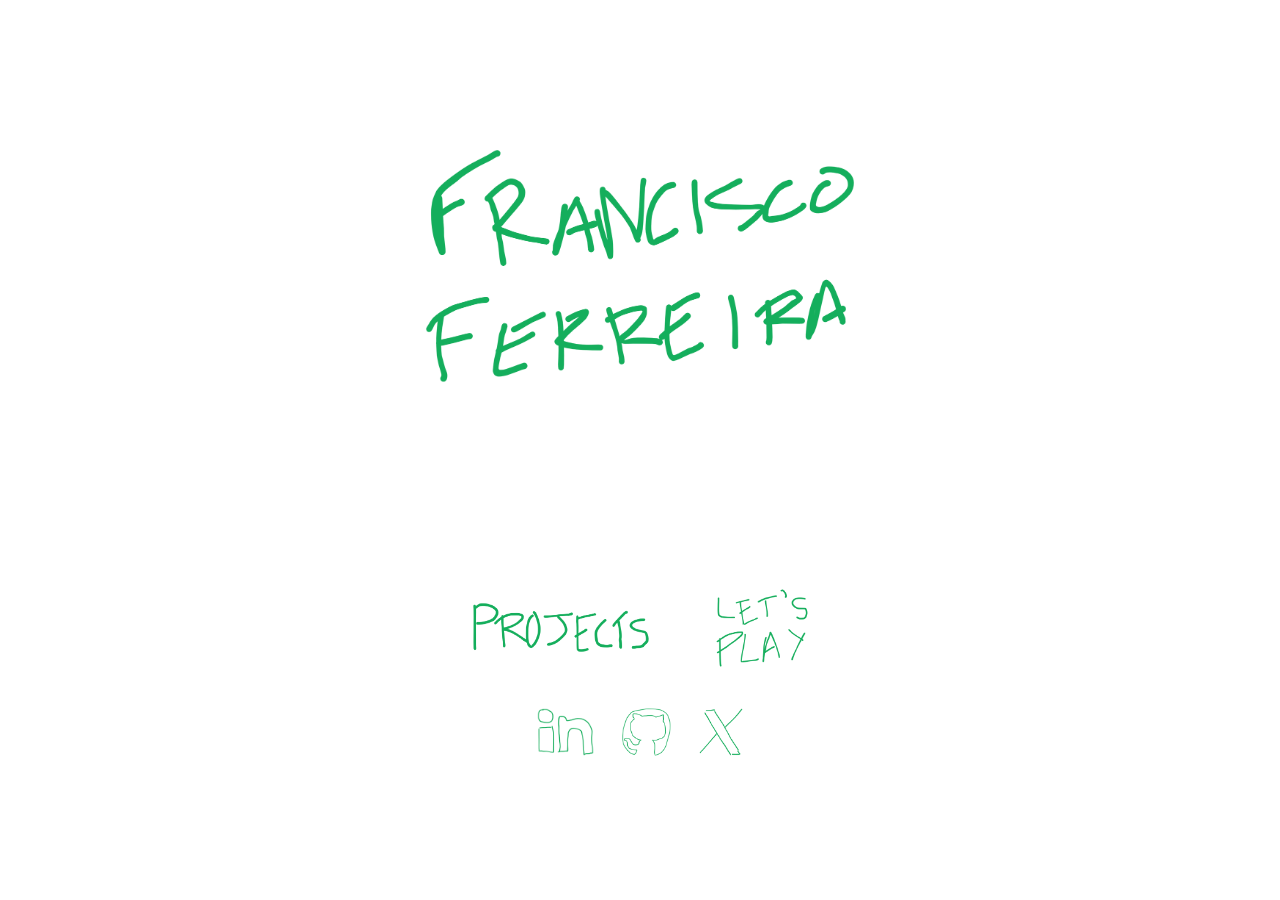
<file: index.html>
<!doctype html>
<html lang="en">
<head>
  <meta charset="utf-8">
  <meta name="viewport" content="width=device-width, initial-scale=1">
  <title>Francisco Ferreira</title>
  <link rel="icon" href="img/FF_logo.png">
  <link rel="stylesheet" href="styles.css">
</head>
<body>

  <a class="logo" href="about.html"><img src="img/FF_logo.png" alt="Francisco Ferreira — about"></a>

  <div class="links">
    <a class="projects-link" href="projects.html"><img src="img/projects.png" alt="Projects"></a>
    <a class="play-link" href="play.html"><img src="img/letsplay.png" alt="Let's play"></a>
  </div>

  <nav class="row socials" aria-label="Social">
    <a href="https://www.linkedin.com/in/francisco-fernandes-ferreira-9a883932b/" target="_blank" rel="noopener"><img src="img/linkedin.png" alt="LinkedIn"></a>
    <a href="https://github.com/franciscomdlferreira" target="_blank" rel="noopener"><img src="img/github.png" alt="GitHub"></a>
    <a href="https://x.com/1of1francisco" target="_blank" rel="noopener"><img src="img/X.png" alt="X"></a>
  </nav>

  <script>
    // on touch screens there's no hover, so flash the glow before going to About
    (function () {
      var logo = document.querySelector(".logo");
      var touch = window.matchMedia("(hover: none)").matches;
      var still = window.matchMedia("(prefers-reduced-motion: reduce)").matches;
      if (!logo || !touch || still) return;
      logo.addEventListener("click", function (e) {
        e.preventDefault();
        logo.classList.add("tapped");
        setTimeout(function () { window.location.href = logo.href; }, 450);
      });
      // coming back with the browser's back button: remove the glow
      window.addEventListener("pageshow", function () { logo.classList.remove("tapped"); });
    })();
  </script>
</body>
</html>
</file>
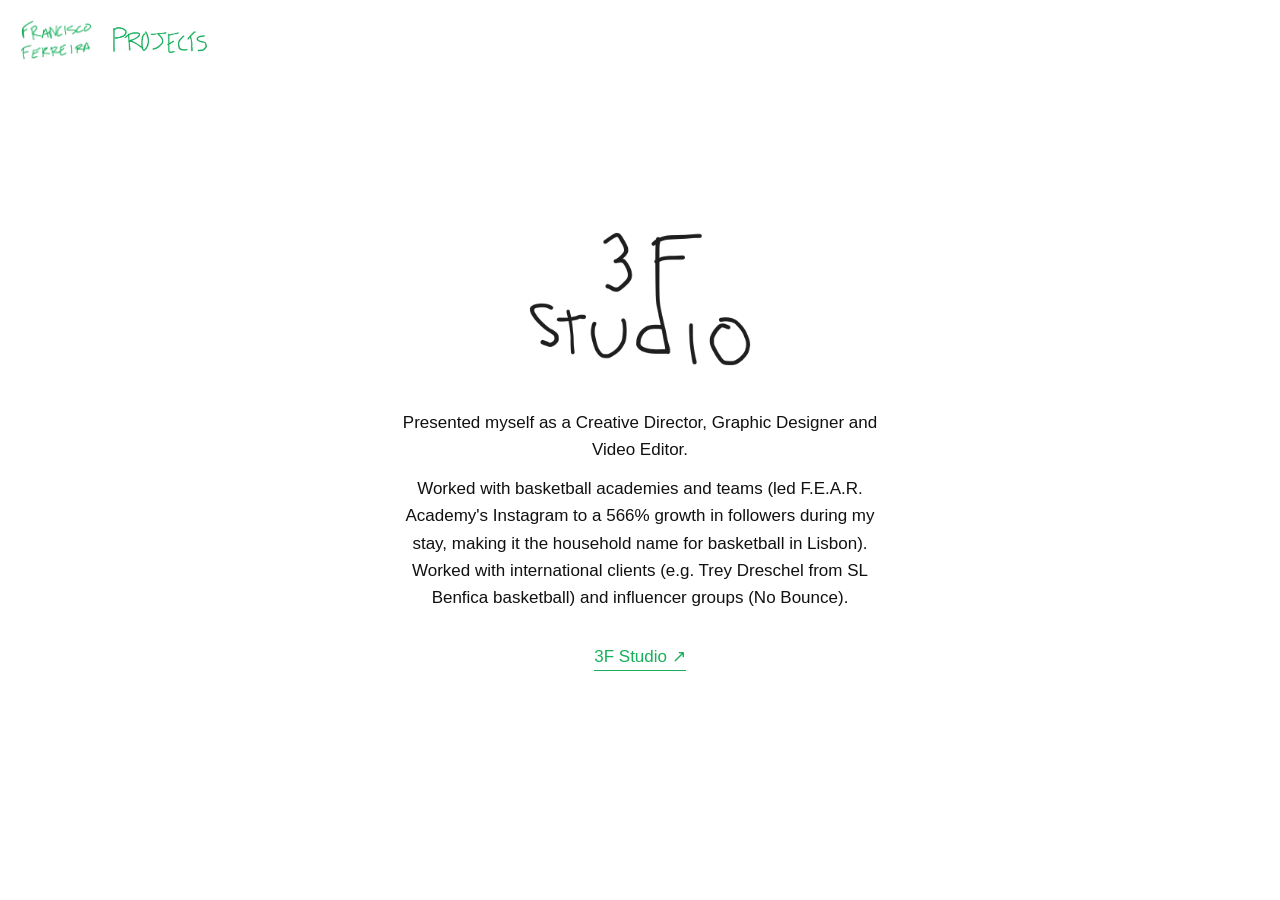
<file: 3fstudio.html>
<!doctype html>
<html lang="en">
<head>
  <meta charset="utf-8">
  <meta name="viewport" content="width=device-width, initial-scale=1">
  <title>3F Studio — Francisco Ferreira</title>
  <link rel="icon" href="img/FF_logo.png">
  <link rel="stylesheet" href="styles.css">
</head>
<body>

  <nav class="crumbs">
    <a class="home" href="index.html"><img src="img/FF_logo.png" alt="Home"></a>
    <a class="back" href="projects.html"><img src="img/projects.png" alt="Projects"></a>
  </nav>

  <main class="project">
    <img src="img/3fstudio.png" alt="3F Studio">
    <p>Presented myself as a Creative Director, Graphic Designer and Video Editor.</p>
    <p>Worked with basketball academies and teams (led F.E.A.R. Academy's Instagram to a 566% growth in followers during my stay, making it the household name for basketball in Lisbon). Worked with international clients (e.g. Trey Dreschel from SL Benfica basketball) and influencer groups (No Bounce).</p>
    <a class="url" href="https://franciscoferreirag5.wixsite.com/3fstudio" target="_blank" rel="noopener">3F Studio ↗</a>
  </main>

</body>
</html>
</file>
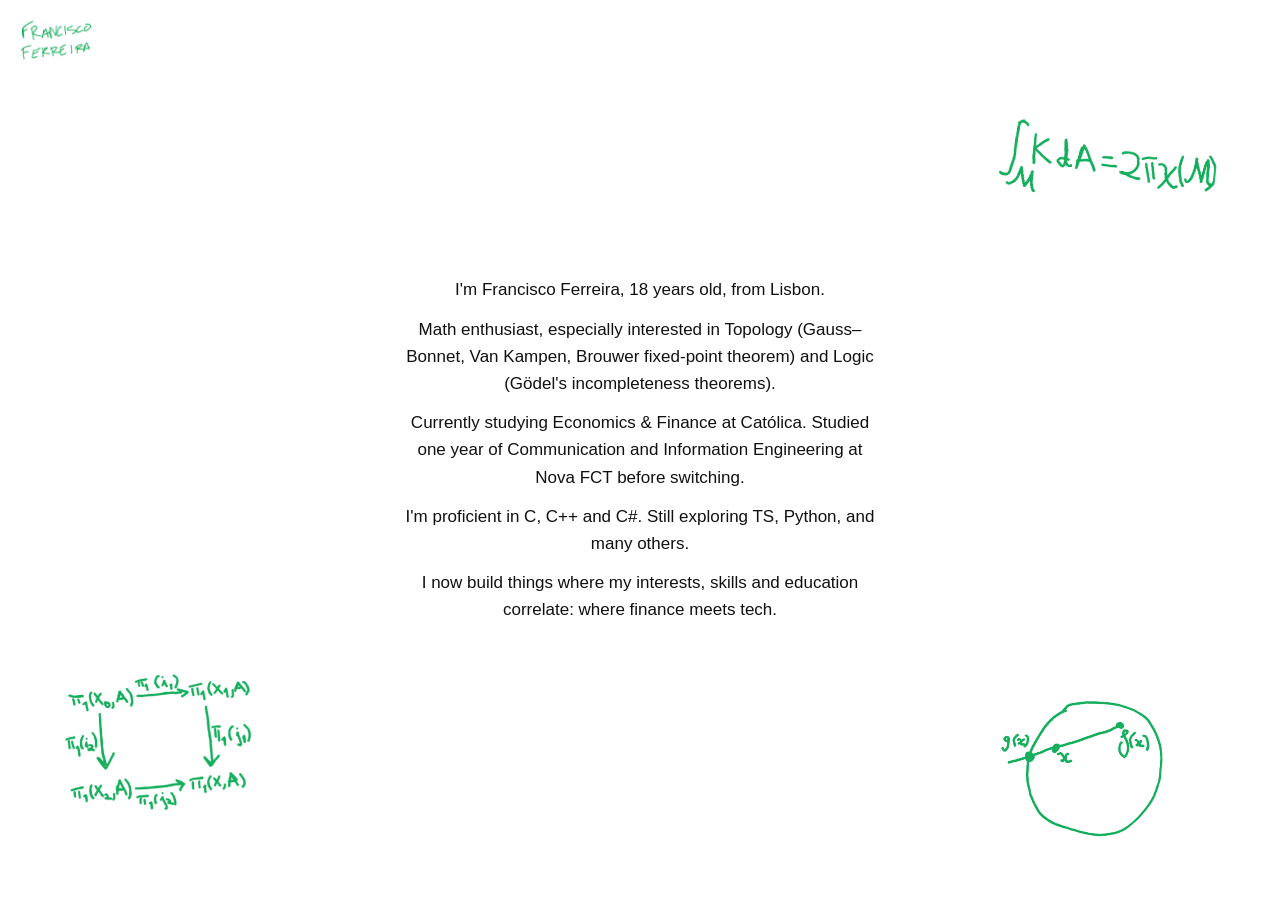
<file: about.html>
<!doctype html>
<html lang="en">
<head>
  <meta charset="utf-8">
  <meta name="viewport" content="width=device-width, initial-scale=1">
  <title>About — Francisco Ferreira</title>
  <link rel="icon" href="img/FF_logo.png">
  <link rel="stylesheet" href="styles.css">
</head>
<body class="page-about">

  <a class="home" href="index.html"><img src="img/FF_logo.png" alt="Home"></a>

  <!-- hand-drawn theorems: each links to its explanation -->
  <div class="theorems top">
    <a class="th th-gauss" href="gauss-bonnet.html"><img src="img/gauss-bonnet.png" alt="Gauss–Bonnet theorem"></a>
  </div>

  <div class="about">
    <p>I'm Francisco Ferreira, 18 years old, from Lisbon.</p>
    <p>Math enthusiast, especially interested in Topology (Gauss–Bonnet, Van Kampen, Brouwer fixed-point theorem) and Logic (Gödel's incompleteness theorems).</p>
    <p>Currently studying Economics &amp; Finance at Católica. Studied one year of Communication and Information Engineering at Nova FCT before switching.</p>
    <p>I'm proficient in C, C++ and C#. Still exploring TS, Python, and many others.</p>
    <p>I now build things where my interests, skills and education correlate: where finance meets tech.</p>
  </div>

  <div class="theorems bottom">
    <a class="th th-kampen" href="van-kampen.html"><img src="img/vankampen.png" alt="Seifert–van Kampen theorem"></a>
    <a class="th th-brouwer" href="brouwer.html"><img src="img/brouwer.png" alt="Brouwer fixed-point theorem"></a>
  </div>

</body>
</html>
</file>
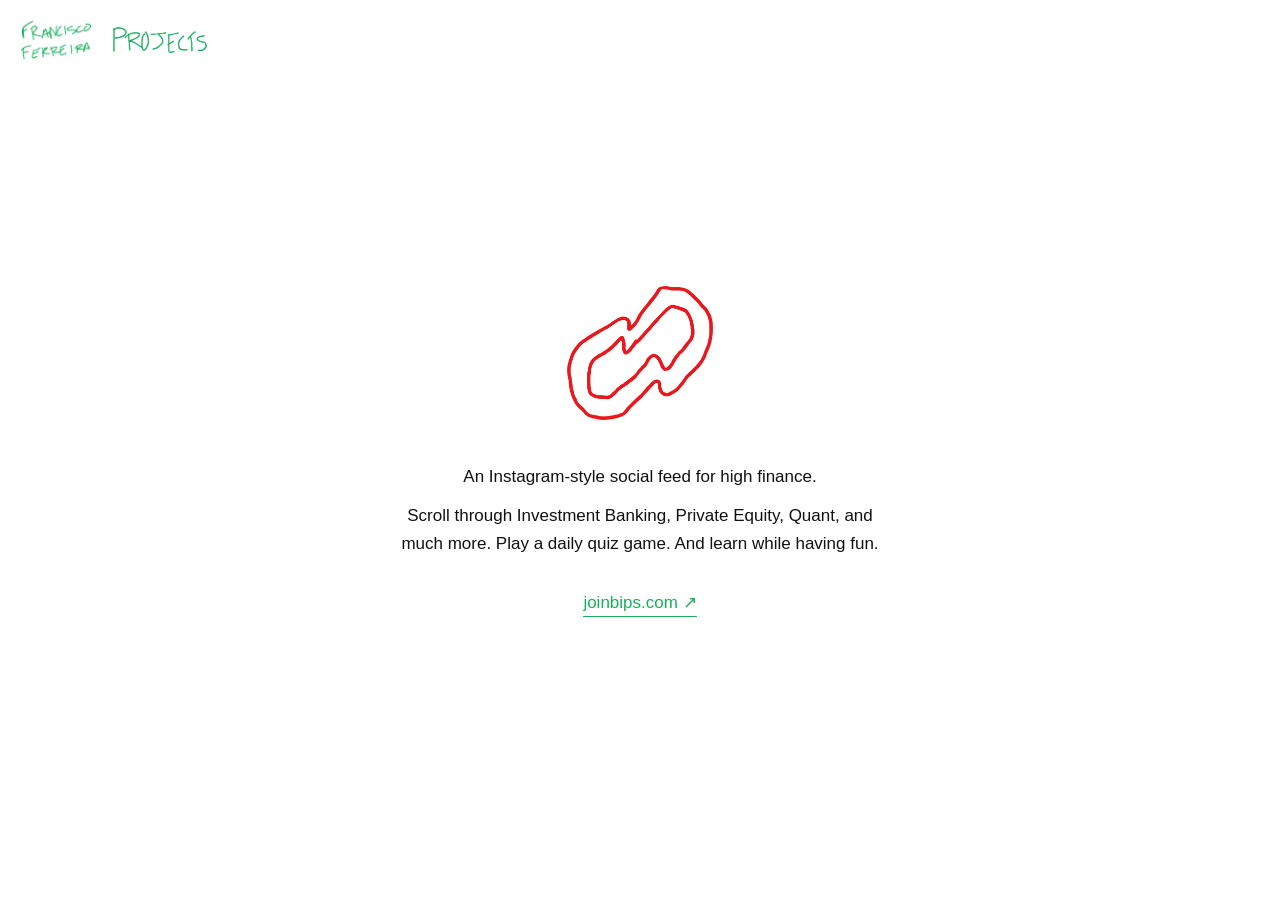
<file: bips.html>
<!doctype html>
<html lang="en">
<head>
  <meta charset="utf-8">
  <meta name="viewport" content="width=device-width, initial-scale=1">
  <title>Bips — Francisco Ferreira</title>
  <link rel="icon" href="img/FF_logo.png">
  <link rel="stylesheet" href="styles.css">
</head>
<body>

  <nav class="crumbs">
    <a class="home" href="index.html"><img src="img/FF_logo.png" alt="Home"></a>
    <a class="back" href="projects.html"><img src="img/projects.png" alt="Projects"></a>
  </nav>

  <main class="project">
    <img src="img/bips.png" alt="Bips">
    <p>An Instagram-style social feed for high finance.</p>
    <p>Scroll through Investment Banking, Private Equity, Quant, and much more. Play a daily quiz game. And learn while having fun.</p>
    <a class="url" href="https://joinbips.com" target="_blank" rel="noopener">joinbips.com ↗</a>
  </main>

</body>
</html>
</file>
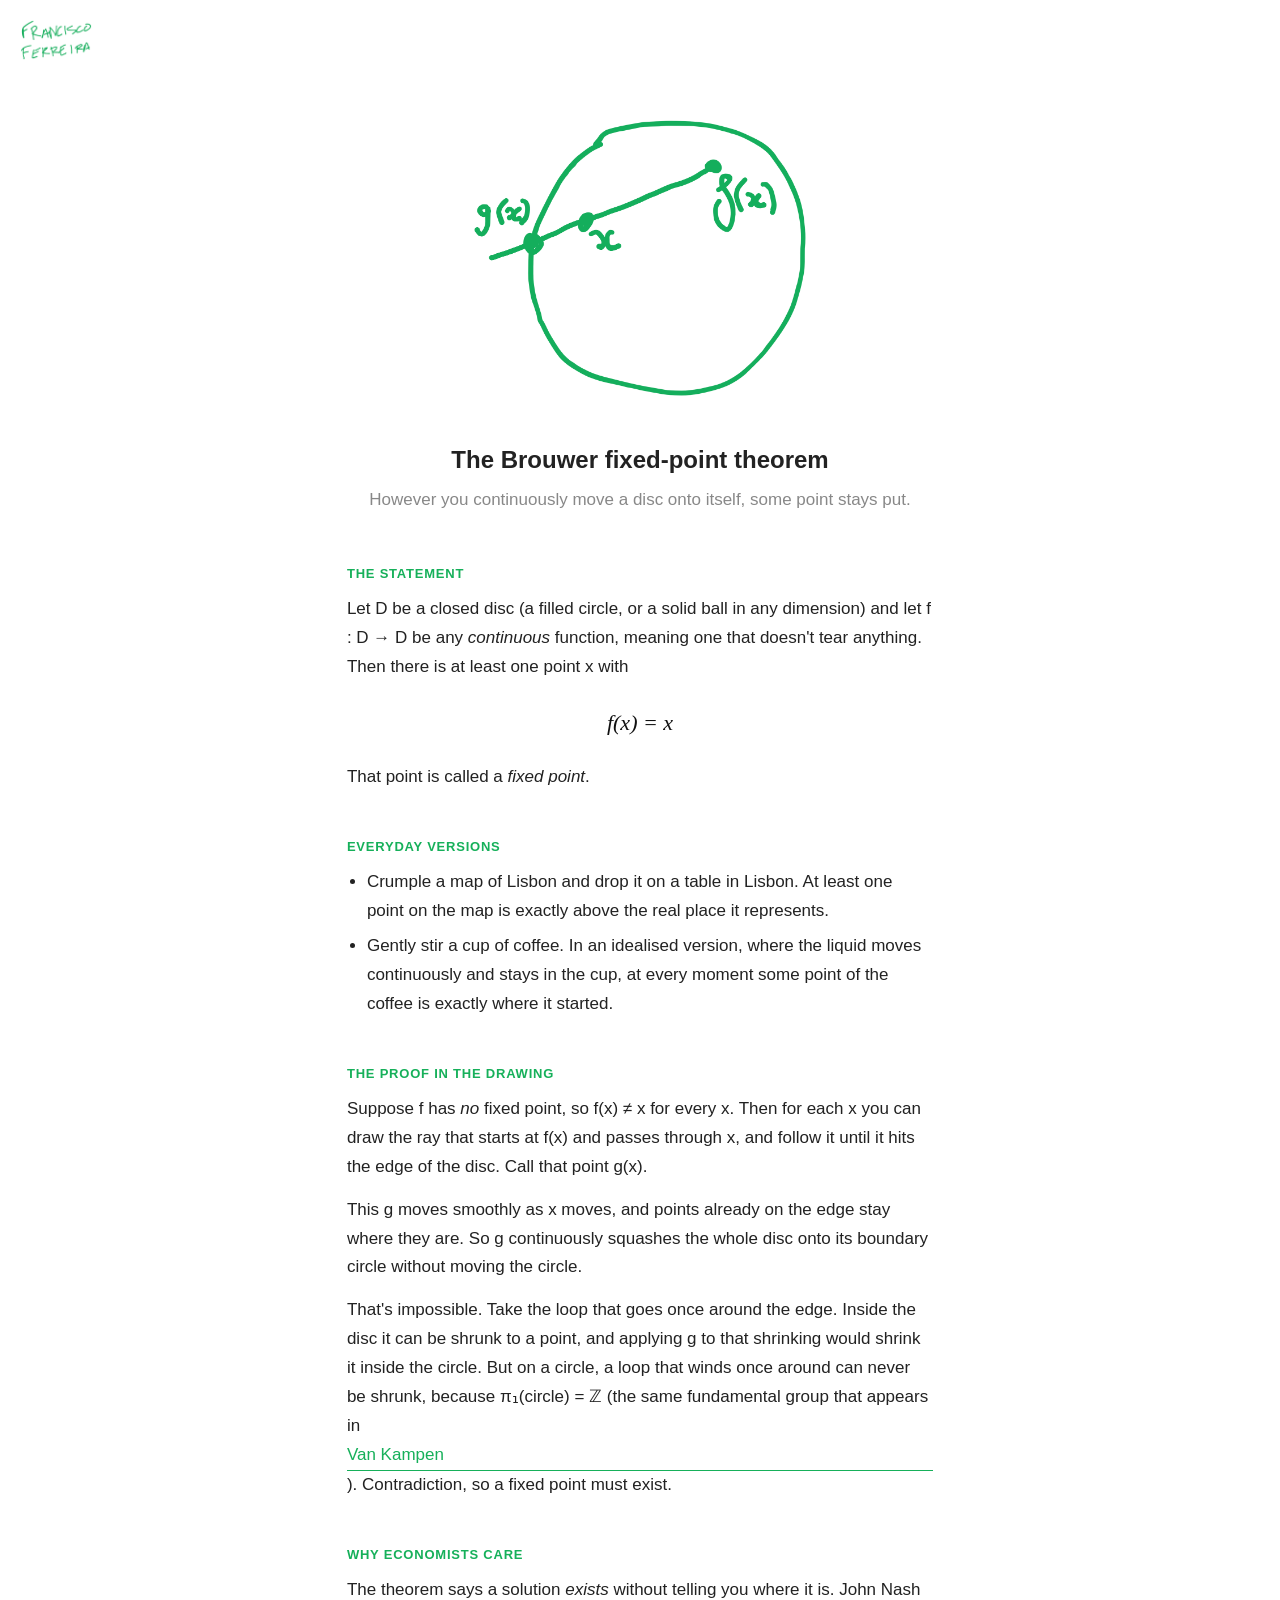
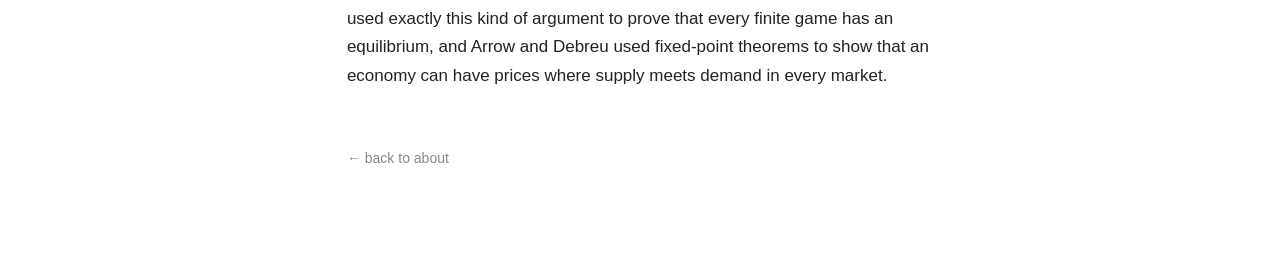
<file: brouwer.html>
<!doctype html>
<html lang="en">
<head>
  <meta charset="utf-8">
  <meta name="viewport" content="width=device-width, initial-scale=1">
  <title>Brouwer fixed-point theorem — Francisco Ferreira</title>
  <link rel="icon" href="img/FF_logo.png">
  <link rel="stylesheet" href="styles.css">
</head>
<body class="page-long">

  <a class="home" href="index.html"><img src="img/FF_logo.png" alt="Home"></a>

  <main class="theorem">
    <img src="img/brouwer.png" alt="Brouwer fixed-point theorem drawing">
    <h1>The Brouwer fixed-point theorem</h1>
    <p class="sub">However you continuously move a disc onto itself, some point stays put.</p>

    <h2>The statement</h2>
    <p>
      Let D be a closed disc (a filled circle, or a solid ball in any dimension) and let
      f : D → D be any <em>continuous</em> function, meaning one that doesn't tear anything.
      Then there is at least one point x with
    </p>
    <p class="eq">f(x) = x</p>
    <p>That point is called a <em>fixed point</em>.</p>

    <h2>Everyday versions</h2>
    <ul>
      <li>Crumple a map of Lisbon and drop it on a table in Lisbon. At least one point on the map is exactly above the real place it represents.</li>
      <li>Gently stir a cup of coffee. In an idealised version, where the liquid moves continuously and stays in the cup, at every moment some point of the coffee is exactly where it started.</li>
    </ul>

    <h2>The proof in the drawing</h2>
    <p>
      Suppose f has <em>no</em> fixed point, so f(x) ≠ x for every x. Then for each x you
      can draw the ray that starts at f(x) and passes through x, and follow it until it
      hits the edge of the disc. Call that point g(x).
    </p>
    <p>
      This g moves smoothly as x moves, and points already on the edge stay where they
      are. So g continuously squashes the whole disc onto its boundary circle without
      moving the circle.
    </p>
    <p>
      That's impossible. Take the loop that goes once around the edge. Inside the disc it
      can be shrunk to a point, and applying g to that shrinking would shrink it inside
      the circle. But on a circle, a loop that winds once around can never be shrunk,
      because π₁(circle) = ℤ (the same fundamental group that appears in
      <a class="inline" href="van-kampen.html">Van Kampen</a>). Contradiction, so a
      fixed point must exist.
    </p>

    <h2>Why economists care</h2>
    <p>
      The theorem says a solution <em>exists</em> without telling you where it is. John
      Nash used exactly this kind of argument to prove that every finite game has an
      equilibrium, and Arrow and Debreu used fixed-point theorems to show that an economy
      can have prices where supply meets demand in every market.
    </p>

    <a class="back" href="about.html">← back to about</a>
  </main>

</body>
</html>
</file>
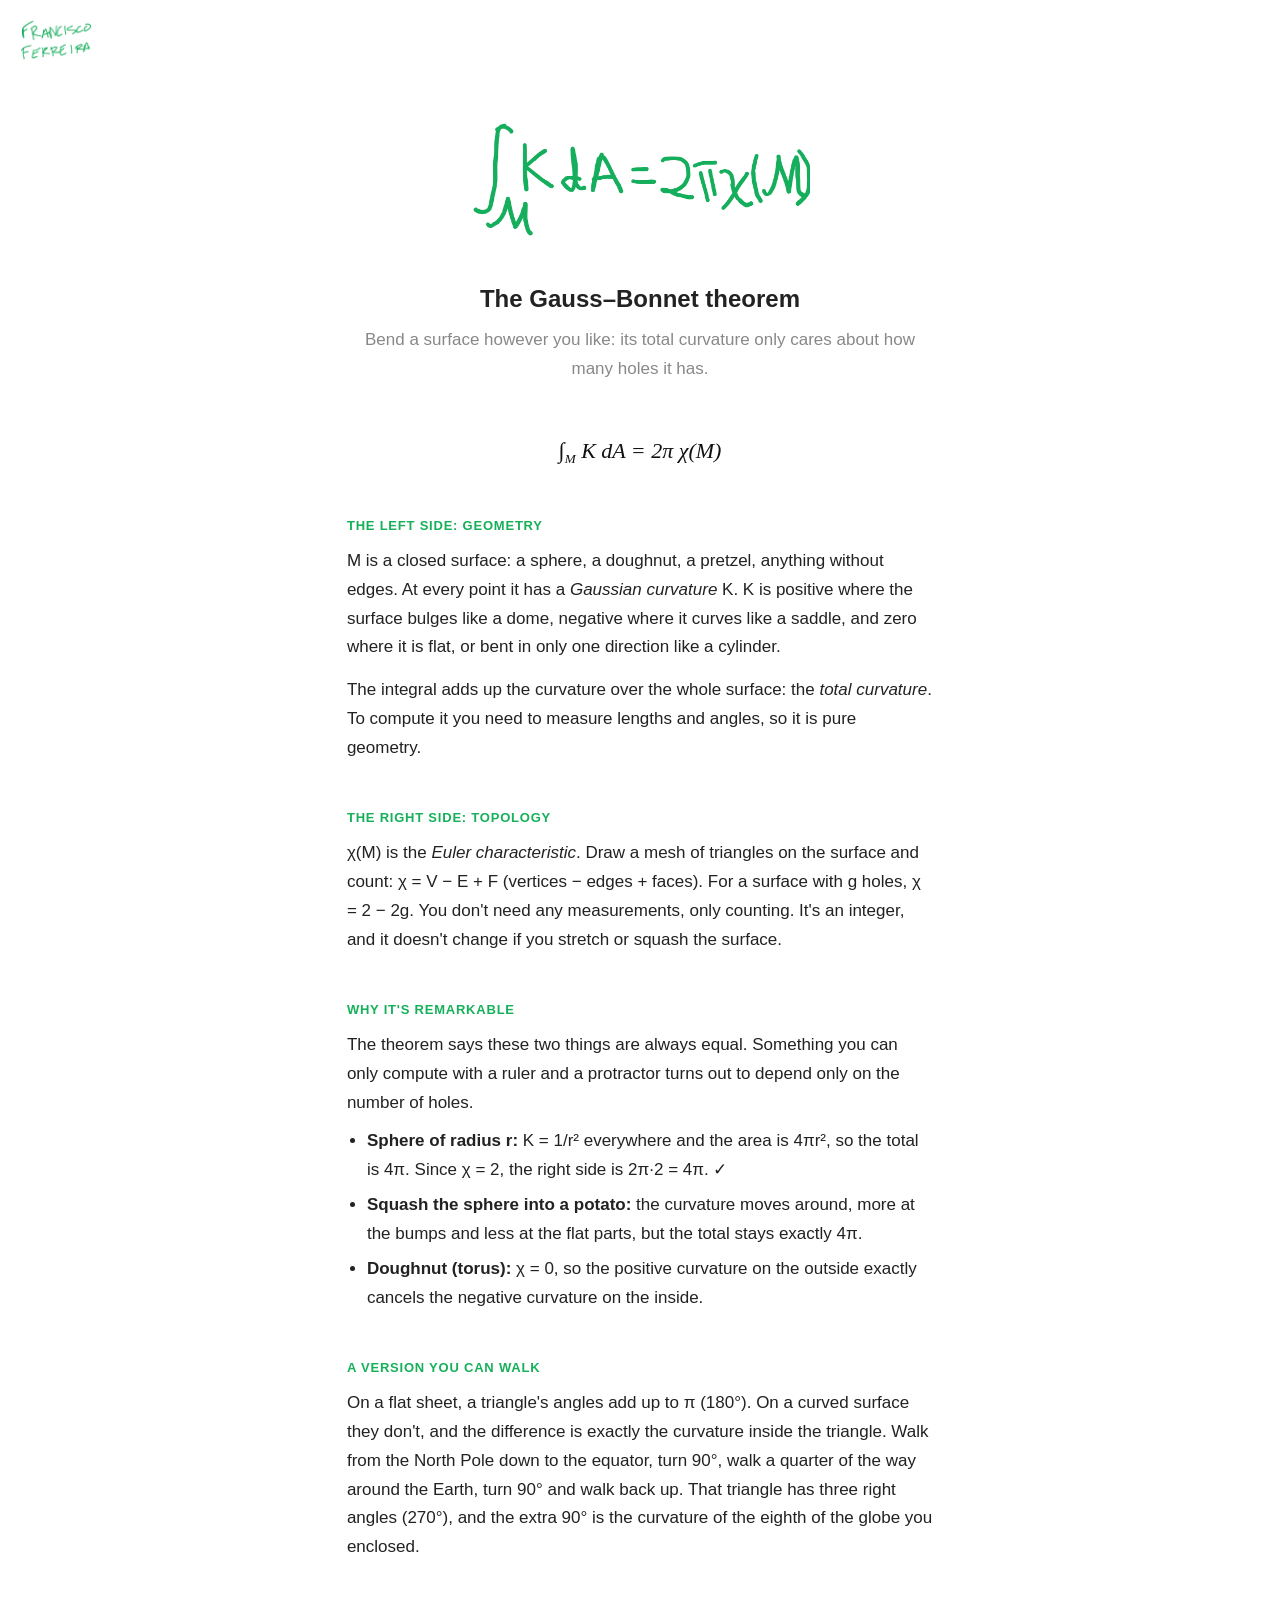
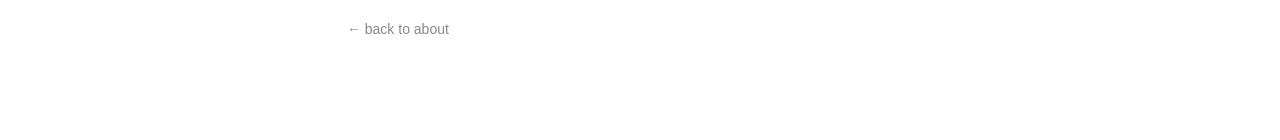
<file: gauss-bonnet.html>
<!doctype html>
<html lang="en">
<head>
  <meta charset="utf-8">
  <meta name="viewport" content="width=device-width, initial-scale=1">
  <title>Gauss–Bonnet — Francisco Ferreira</title>
  <link rel="icon" href="img/FF_logo.png">
  <link rel="stylesheet" href="styles.css">
</head>
<body class="page-long">

  <a class="home" href="index.html"><img src="img/FF_logo.png" alt="Home"></a>

  <main class="theorem">
    <img src="img/gauss-bonnet.png" alt="Gauss–Bonnet formula">
    <h1>The Gauss–Bonnet theorem</h1>
    <p class="sub">Bend a surface however you like: its total curvature only cares about how many holes it has.</p>

    <p class="eq">∫<sub>M</sub> K dA = 2π χ(M)</p>

    <h2>The left side: geometry</h2>
    <p>
      M is a closed surface: a sphere, a doughnut, a pretzel, anything without edges.
      At every point it has a <em>Gaussian curvature</em> K. K is positive where the
      surface bulges like a dome, negative where it curves like a saddle, and zero where
      it is flat, or bent in only one direction like a cylinder.
    </p>
    <p>
      The integral adds up the curvature over the whole surface: the
      <em>total curvature</em>. To compute it you need to measure lengths and angles,
      so it is pure geometry.
    </p>

    <h2>The right side: topology</h2>
    <p>
      χ(M) is the <em>Euler characteristic</em>. Draw a mesh of triangles on the surface
      and count: χ = V − E + F (vertices − edges + faces). For a surface with g holes,
      χ = 2 − 2g. You don't need any measurements, only counting. It's an integer, and
      it doesn't change if you stretch or squash the surface.
    </p>

    <h2>Why it's remarkable</h2>
    <p>
      The theorem says these two things are always equal. Something you can only
      compute with a ruler and a protractor turns out to depend only on the number of holes.
    </p>
    <ul>
      <li><strong>Sphere of radius r:</strong> K = 1/r² everywhere and the area is 4πr², so the total is 4π. Since χ = 2, the right side is 2π·2 = 4π. ✓</li>
      <li><strong>Squash the sphere into a potato:</strong> the curvature moves around, more at the bumps and less at the flat parts, but the total stays exactly 4π.</li>
      <li><strong>Doughnut (torus):</strong> χ = 0, so the positive curvature on the outside exactly cancels the negative curvature on the inside.</li>
    </ul>

    <h2>A version you can walk</h2>
    <p>
      On a flat sheet, a triangle's angles add up to π (180°). On a curved surface they
      don't, and the difference is exactly the curvature inside the triangle. Walk from
      the North Pole down to the equator, turn 90°, walk a quarter of the way around the
      Earth, turn 90° and walk back up. That triangle has three right angles (270°), and
      the extra 90° is the curvature of the eighth of the globe you enclosed.
    </p>

    <a class="back" href="about.html">← back to about</a>
  </main>

</body>
</html>
</file>
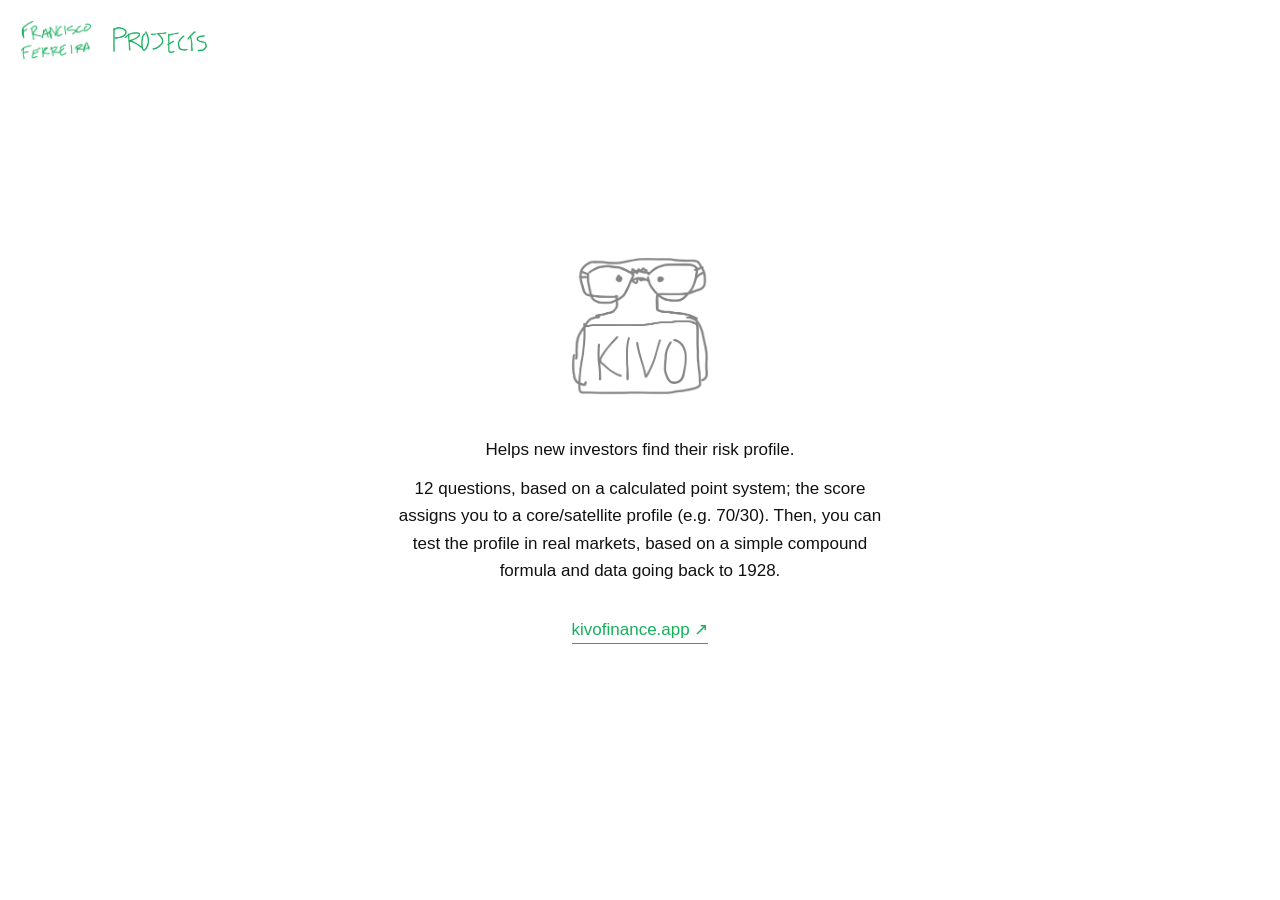
<file: kivo.html>
<!doctype html>
<html lang="en">
<head>
  <meta charset="utf-8">
  <meta name="viewport" content="width=device-width, initial-scale=1">
  <title>Kivo — Francisco Ferreira</title>
  <link rel="icon" href="img/FF_logo.png">
  <link rel="stylesheet" href="styles.css">
</head>
<body>

  <nav class="crumbs">
    <a class="home" href="index.html"><img src="img/FF_logo.png" alt="Home"></a>
    <a class="back" href="projects.html"><img src="img/projects.png" alt="Projects"></a>
  </nav>

  <main class="project">
    <img src="img/kivo.png" alt="Kivo">
    <p>Helps new investors find their risk profile.</p>
    <p>12 questions, based on a calculated point system; the score assigns you to a core/satellite profile (e.g. 70/30). Then, you can test the profile in real markets, based on a simple compound formula and data going back to 1928.</p>
    <a class="url" href="https://kivofinance.app" target="_blank" rel="noopener">kivofinance.app ↗</a>
  </main>

</body>
</html>
</file>
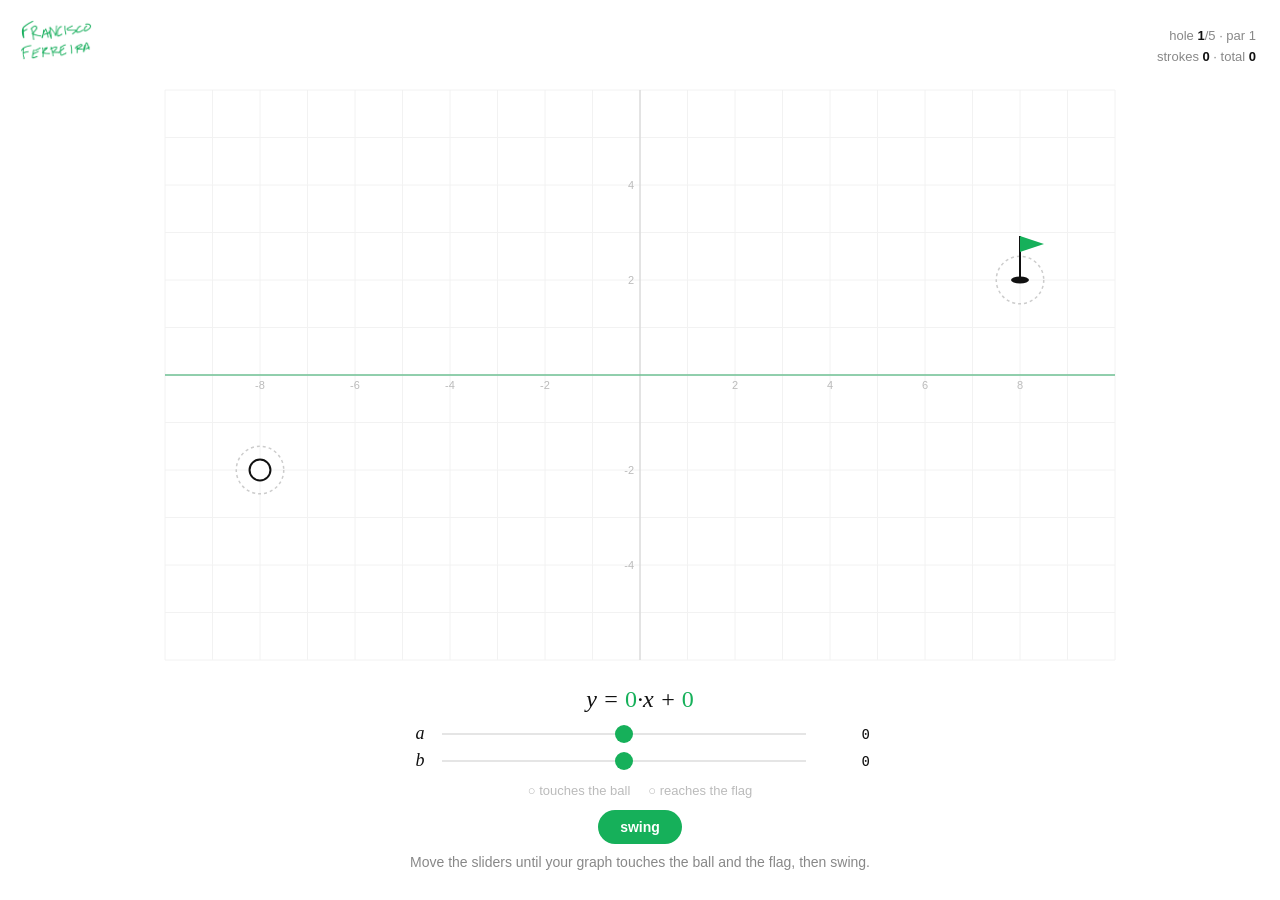
<file: play.html>
<!doctype html>
<html lang="en">
<head>
  <meta charset="utf-8">
  <meta name="viewport" content="width=device-width, initial-scale=1">
  <title>Function golf (easy) — Francisco Ferreira</title>
  <link rel="icon" href="img/FF_logo.png">
  <link rel="stylesheet" href="styles.css">
  <style>
    body { display: block; padding: 0; overflow: hidden; }

    #course {
      position: fixed;
      inset: 0;
      width: 100vw;
      height: 100vh;
    }
    .home { z-index: 2; }

    .score {
      position: fixed;
      top: 26px;
      right: 24px;
      font-size: 13px;
      color: #888;
      font-variant-numeric: tabular-nums;
      text-align: right;
      line-height: 1.6;
    }
    .score b { color: #111; font-weight: 600; }

    .panel {
      position: fixed;
      left: 50%;
      bottom: 24px;
      transform: translateX(-50%);
      width: min(460px, calc(100vw - 32px));
      text-align: center;
    }

    .formula {
      font-family: "Times New Roman", Georgia, serif;
      font-style: italic;
      font-size: 24px;
      color: #111;
      margin-bottom: 10px;
    }
    .formula .v { color: #16b05a; font-style: normal; }

    .sliders { display: grid; gap: 6px; }
    .sl {
      display: grid;
      grid-template-columns: 20px 1fr 52px;
      align-items: center;
      gap: 12px;
      font-family: "Times New Roman", Georgia, serif;
      font-style: italic;
      font-size: 18px;
    }
    .sl output {
      font: 14px ui-monospace, Menlo, monospace;
      color: #111;
      text-align: right;
    }

    input[type="range"] {
      -webkit-appearance: none;
      appearance: none;
      width: 100%;
      height: 2px;
      background: #e5e5e5;
      outline: none;
    }
    input[type="range"]::-webkit-slider-thumb {
      -webkit-appearance: none;
      width: 18px;
      height: 18px;
      border-radius: 50%;
      background: #16b05a;
      cursor: pointer;
    }
    input[type="range"]::-moz-range-thumb {
      width: 18px;
      height: 18px;
      border: 0;
      border-radius: 50%;
      background: #16b05a;
      cursor: pointer;
    }

    .checks {
      display: flex;
      justify-content: center;
      gap: 18px;
      margin-top: 12px;
      font-size: 13px;
      color: #bbb;
    }
    .checks .ok { color: #16b05a; }

    .actions { margin-top: 12px; }
    .btn {
      border: 0;
      background: #16b05a;
      color: #fff;
      font: 600 14px -apple-system, BlinkMacSystemFont, sans-serif;
      padding: 9px 22px;
      border-radius: 999px;
      cursor: pointer;
    }
    .btn:disabled { opacity: .4; cursor: default; }
    .next { display: none; }
    .next.on { display: inline-block; }

    .msg {
      min-height: 22px;
      margin-top: 10px;
      font-size: 14px;
      color: #888;
    }
    .msg.bad { color: #c0392b; }
    .msg.good { color: #16b05a; font-weight: 600; }

    .shake { animation: shake .35s; }
    @keyframes shake {
      25% { transform: translateX(-6px); }
      75% { transform: translateX(6px); }
    }
  </style>
</head>
<body>

  <a class="home" href="index.html"><img src="img/FF_logo.png" alt="Home"></a>

  <canvas id="course" aria-label="Golf course"></canvas>

  <div class="score" id="score"></div>

  <div class="panel" id="panel">
    <div class="formula" id="formula"></div>
    <div class="sliders" id="sliders"></div>
    <div class="checks">
      <span id="chkBall">○ touches the ball</span>
      <span id="chkFlag">○ reaches the flag</span>
    </div>
    <div class="actions">
      <button class="btn" id="go" type="button">swing</button>
      <button class="btn next" id="next" type="button">next hole →</button>
    </div>
    <div class="msg" id="msg"></div>
  </div>

  <script src="play.js"></script>
</body>
</html>
</file>
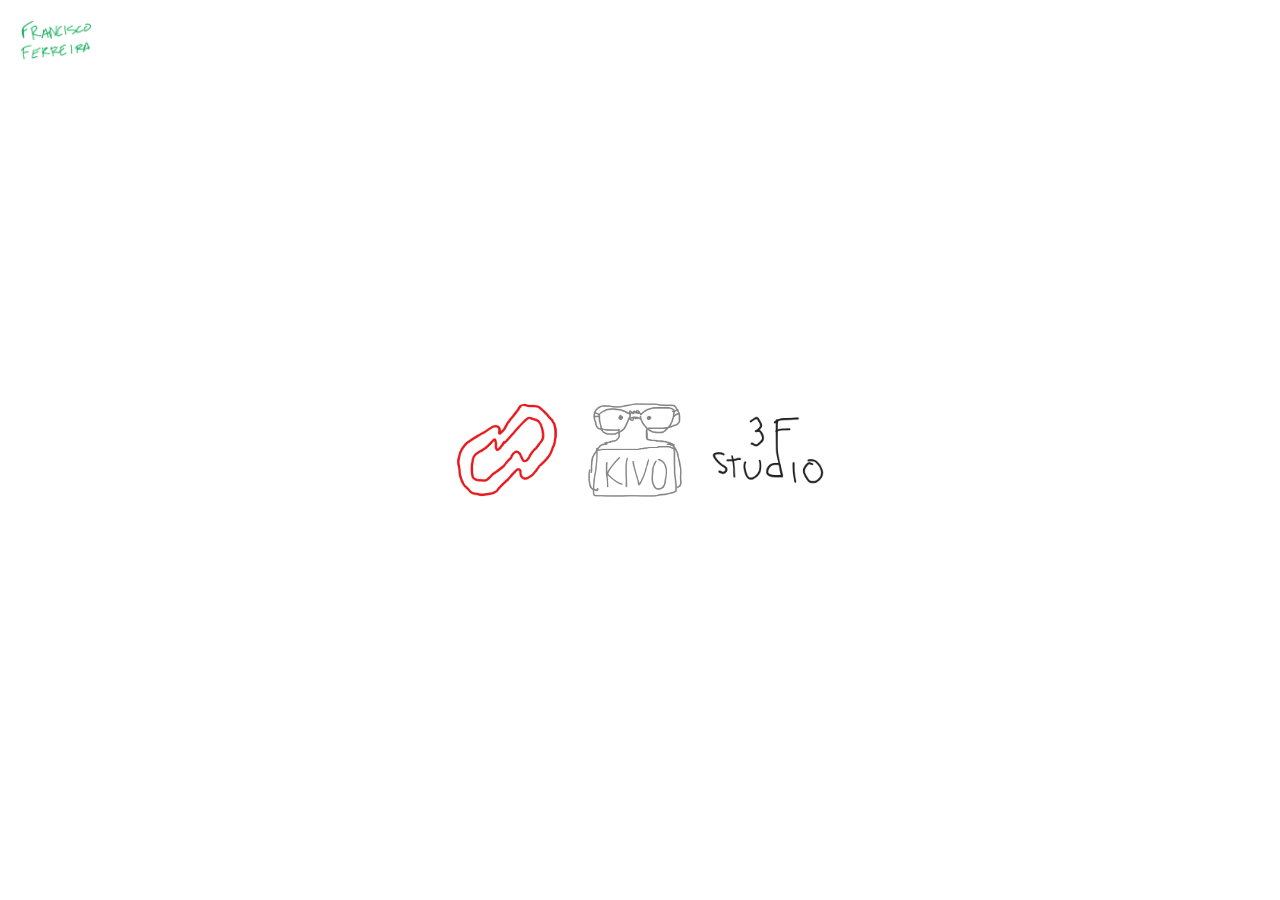
<file: projects.html>
<!doctype html>
<html lang="en">
<head>
  <meta charset="utf-8">
  <meta name="viewport" content="width=device-width, initial-scale=1">
  <title>Projects — Francisco Ferreira</title>
  <link rel="icon" href="img/FF_logo.png">
  <link rel="stylesheet" href="styles.css">
</head>
<body>

  <a class="home" href="index.html"><img src="img/FF_logo.png" alt="Home"></a>

  <nav class="row big" aria-label="Projects">
    <a href="bips.html"><img src="img/bips.png" alt="Bips"></a>
    <a href="kivo.html"><img src="img/kivo.png" alt="Kivo"></a>
    <a href="3fstudio.html"><img src="img/3fstudio.png" alt="3F Studio"></a>
  </nav>

</body>
</html>
</file>
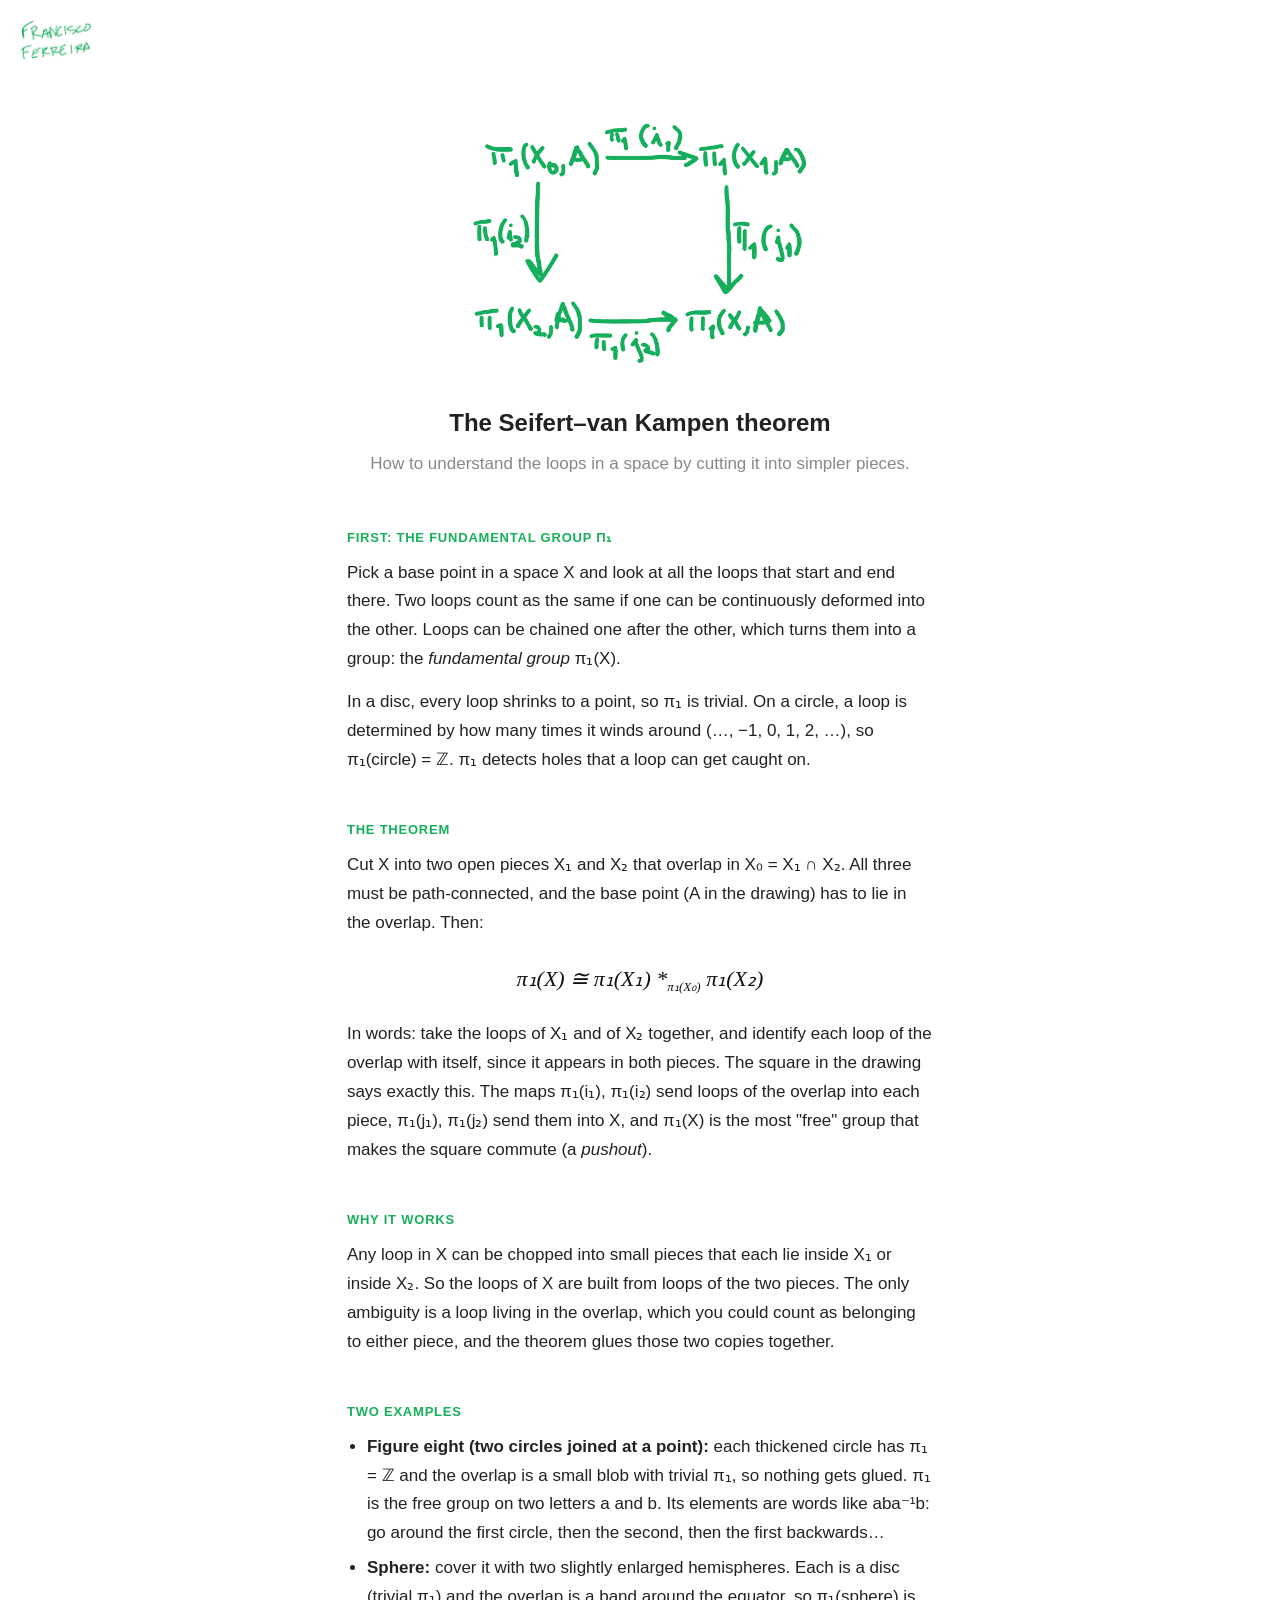
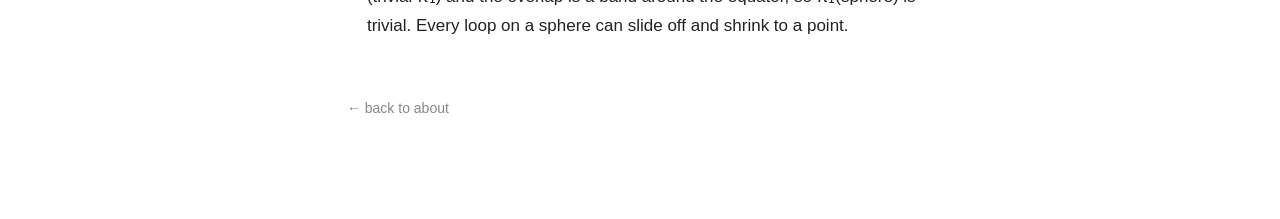
<file: van-kampen.html>
<!doctype html>
<html lang="en">
<head>
  <meta charset="utf-8">
  <meta name="viewport" content="width=device-width, initial-scale=1">
  <title>Seifert–van Kampen — Francisco Ferreira</title>
  <link rel="icon" href="img/FF_logo.png">
  <link rel="stylesheet" href="styles.css">
</head>
<body class="page-long">

  <a class="home" href="index.html"><img src="img/FF_logo.png" alt="Home"></a>

  <main class="theorem">
    <img src="img/vankampen.png" alt="Seifert–van Kampen diagram">
    <h1>The Seifert–van Kampen theorem</h1>
    <p class="sub">How to understand the loops in a space by cutting it into simpler pieces.</p>

    <h2>First: the fundamental group π₁</h2>
    <p>
      Pick a base point in a space X and look at all the loops that start and end there.
      Two loops count as the same if one can be continuously deformed into the other.
      Loops can be chained one after the other, which turns them into a group: the
      <em>fundamental group</em> π₁(X).
    </p>
    <p>
      In a disc, every loop shrinks to a point, so π₁ is trivial. On a circle, a loop is
      determined by how many times it winds around (…, −1, 0, 1, 2, …), so π₁(circle) = ℤ.
      π₁ detects holes that a loop can get caught on.
    </p>

    <h2>The theorem</h2>
    <p>
      Cut X into two open pieces X₁ and X₂ that overlap in X₀ = X₁ ∩ X₂. All three must
      be path-connected, and the base point (A in the drawing) has to lie in the overlap. Then:
    </p>
    <p class="eq">π₁(X) ≅ π₁(X₁) *<sub>π₁(X₀)</sub> π₁(X₂)</p>
    <p>
      In words: take the loops of X₁ and of X₂ together, and identify each loop of the
      overlap with itself, since it appears in both pieces. The square in the drawing says
      exactly this. The maps π₁(i₁), π₁(i₂) send loops of the overlap into each piece,
      π₁(j₁), π₁(j₂) send them into X, and π₁(X) is the most "free" group that makes the
      square commute (a <em>pushout</em>).
    </p>

    <h2>Why it works</h2>
    <p>
      Any loop in X can be chopped into small pieces that each lie inside X₁ or inside X₂.
      So the loops of X are built from loops of the two pieces. The only ambiguity is a
      loop living in the overlap, which you could count as belonging to either piece, and
      the theorem glues those two copies together.
    </p>

    <h2>Two examples</h2>
    <ul>
      <li><strong>Figure eight (two circles joined at a point):</strong> each thickened circle has π₁ = ℤ and the overlap is a small blob with trivial π₁, so nothing gets glued. π₁ is the free group on two letters a and b. Its elements are words like aba⁻¹b: go around the first circle, then the second, then the first backwards…</li>
      <li><strong>Sphere:</strong> cover it with two slightly enlarged hemispheres. Each is a disc (trivial π₁) and the overlap is a band around the equator, so π₁(sphere) is trivial. Every loop on a sphere can slide off and shrink to a point.</li>
    </ul>

    <a class="back" href="about.html">← back to about</a>
  </main>

</body>
</html>
</file>
<file: styles.css>
* { margin: 0; padding: 0; box-sizing: border-box; }

html, body { background: #fff; }

body {
  min-height: 100vh;
  display: flex;
  flex-direction: column;
  align-items: center;
  justify-content: center;
  padding: 24px 16px;
  font-family: -apple-system, BlinkMacSystemFont, "Segoe UI", sans-serif;
  color: #111;
}

a { display: block; color: inherit; }
img { display: block; height: auto; }

/* ---------- Home ---------- */
.logo img {
  width: min(440px, 80vw);
  transition: filter .3s;
}

/* soft green glow around the drawing on hover */
.logo:hover img,
.logo:focus-visible img {
  filter: drop-shadow(0 0 6px rgba(22, 176, 90, .45));
}

/* "projects" + "let's play", side by side */
.links {
  margin-top: 200px;
  display: flex;
  align-items: center;
  justify-content: center;
  gap: 64px;
  flex-wrap: wrap;
}
.links .projects-link img { width: min(180px, 45vw); }
.links .play-link img { height: 80px; width: auto; }

.socials { margin-top: 40px; }

/* ---------- Rows of icons ---------- */
.row {
  display: flex;
  justify-content: center;
  align-items: center;
  flex-wrap: wrap;
  gap: 28px;
}

.row img { height: 48px; width: auto; }
.row.big img { height: 96px; }
.row.big img[src$="3fstudio.png"] { height: 70px; }

/* tiny hand-drawn wiggle on hover */
.row a:hover img,
.links a:hover img { animation: wiggle .4s ease-in-out; }

@keyframes wiggle {
  0%, 100% { transform: rotate(0); }
  25%      { transform: rotate(-4deg); }
  75%      { transform: rotate(4deg); }
}

/* ---------- Inner pages ---------- */
.home {
  position: fixed;
  top: 20px;
  left: 20px;
}
.home img { width: 72px; }

/* top-left nav on inner pages: FF (home) + "projects" */
.crumbs {
  position: fixed;
  top: 20px;
  left: 20px;
  display: flex;
  align-items: center;
  gap: 20px;
}
.crumbs .home { position: static; }
.crumbs .back img { width: 96px; }

/* ---------- Project page ---------- */
.project {
  max-width: 52ch;
  text-align: center;
  font-size: 17px;
  line-height: 1.6;
}
.project > img { height: 140px; width: auto; margin: 0 auto 40px; }
.project p + p { margin-top: 12px; }
.project .url {
  display: inline-block;
  margin-top: 32px;
  color: #16b05a;
  text-decoration: none;
  border-bottom: 1px solid currentColor;
}

.about {
  max-width: 50ch;
  text-align: center;
  font-size: 17px;
  line-height: 1.6;
}
.about p + p { margin-top: 12px; }

/* ---------- About: theorems floating in the margins ---------- */
.about { position: relative; z-index: 1; }

/* each theorem is a link to its explanation (no hover animation on purpose) */
.th { position: fixed; z-index: 2; }
.th img { width: 100%; }
.th-gauss   { width: min(250px, 17vw); top: 14%;    right: 5vw;  transform: rotate(6deg); }
.th-kampen  { width: min(220px, 15vw); bottom: 10%; left: 5vw;   transform: rotate(-5deg); }
.th-brouwer { width: min(190px, 13vw); bottom: 7%;  right: 9vw;  transform: rotate(4deg); }

/* not enough side margin: one theorem above the text, two below */
@media (max-width: 900px) {
  .theorems {
    display: flex;
    flex-direction: column;
    gap: 36px;
    width: 100%;
    max-width: 360px;
  }
  .theorems.top { margin-bottom: 56px; }
  .theorems.bottom { margin-top: 64px; }
  .th { position: static; }
  /* page is taller than the screen here: start below the logo and let the logo scroll away */
  .page-about { justify-content: flex-start; padding-top: 120px; padding-bottom: 64px; }
  .page-about .home { position: absolute; }
  .th-gauss   { width: 62%; align-self: flex-end; }
  .th-kampen  { width: 54%; align-self: flex-start; }
  .th-brouwer { width: 46%; align-self: flex-end; margin-right: 8%; }
}

/* ---------- Theorem pages ---------- */
.page-long { justify-content: flex-start; padding-top: 120px; padding-bottom: 96px; }
.page-long .home { position: absolute; }

.theorem {
  max-width: 62ch;
  font-size: 17px;
  line-height: 1.7;
  color: #222;
}
.theorem > img { width: min(340px, 80vw); margin: 0 auto 40px; }
.theorem h1 {
  font-size: 24px;
  font-weight: 600;
  text-align: center;
  margin-bottom: 6px;
}
.theorem .sub { text-align: center; color: #888; margin-bottom: 48px; }
.theorem h2 {
  font-size: 13px;
  font-weight: 600;
  letter-spacing: .06em;
  text-transform: uppercase;
  color: #16b05a;
  margin: 44px 0 10px;
}
.theorem p + p { margin-top: 14px; }
.theorem ul { margin: 10px 0 0 20px; }
.theorem li + li { margin-top: 6px; }
.theorem .eq {
  margin: 22px 0;
  text-align: center;
  font-family: "Times New Roman", Georgia, serif;
  font-size: 22px;
  font-style: italic;
  color: #111;
}
.theorem .eq sub, .theorem .eq sup { font-size: .6em; }
.theorem .back {
  display: inline-block;
  margin-top: 56px;
  font-size: 14px;
  color: #888;
  text-decoration: none;
}
.theorem .back:hover { color: #16b05a; }

/* ---------- Home: glow when the name is tapped (touch screens) ---------- */
.logo.tapped img { animation: tapglow .45s ease-out forwards; }
@keyframes tapglow {
  0%   { filter: drop-shadow(0 0 0 rgba(22, 176, 90, 0)); }
  60%  { filter: drop-shadow(0 0 10px rgba(22, 176, 90, .6)); }
  100% { filter: drop-shadow(0 0 6px rgba(22, 176, 90, .45)); }
}

/* ---------- Phones ---------- */
@media (max-width: 600px) {
  .links { margin-top: 110px; gap: 48px; }
  .row.big { gap: 22px; }
  .row.big img { height: 78px; }
  .row.big img[src$="3fstudio.png"] { height: 57px; }
}

@media (prefers-reduced-motion: reduce) {
  * { animation: none !important; transition: none !important; }
}

.theorem a.inline { color: #16b05a; text-decoration: none; border-bottom: 1px solid currentColor; }
</file>
